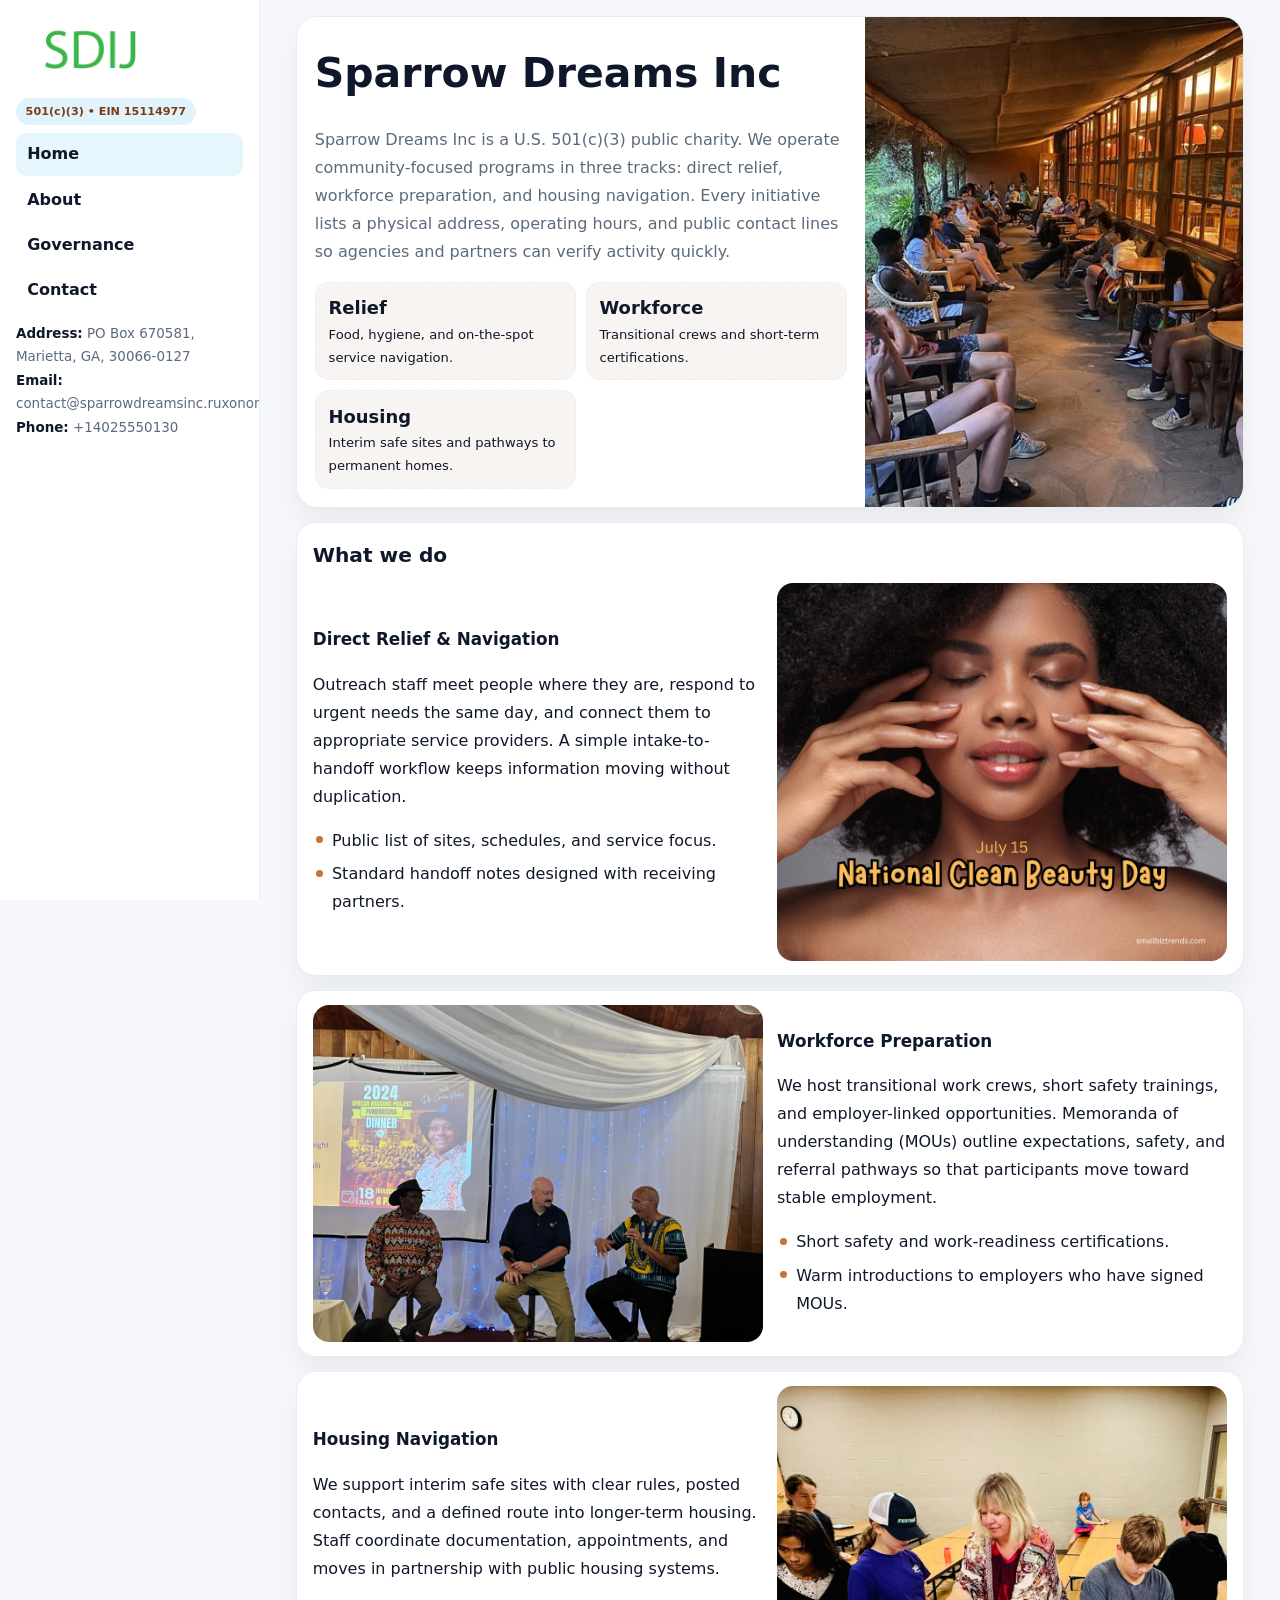
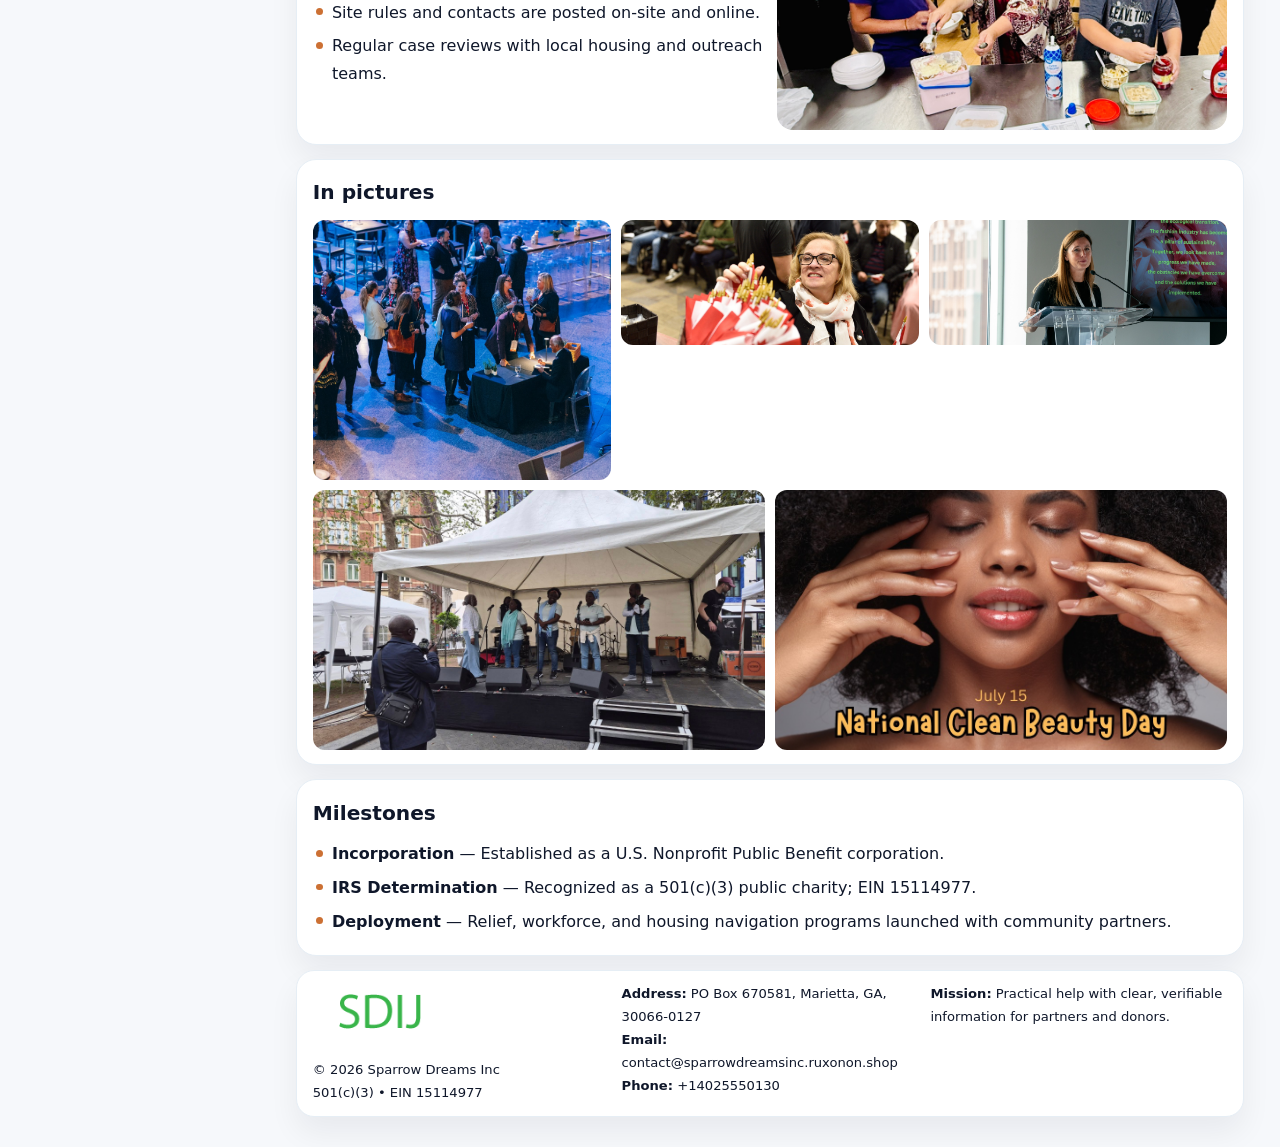
<file: index.html>
<!doctype html><html lang="en"><head>
<meta charset="utf-8">
<meta name="viewport" content="width=device-width,initial-scale=1">
<title>Sparrow Dreams Inc – Nonprofit • 2025</title>
<link rel="stylesheet" href="assets/styles.css">
<link rel="icon" href="images/logo.png">
<meta name="data-ein" content="15114977">
<meta name="data-name" content="Sparrow Dreams Inc">
  <meta name="description" content="We are a 501(c)(3) organization advancing youth sports and community health through transparent programs, local partnerships, and measurable outcomes.">
</head>
<body>
<div style="position:absolute;left:-9999px;top:-9999px;opacity:0" data-uniq="{{UNIQUE_BLOB}}">
  <span>We are a 501(c)(3) organization advancing youth sports and community health through transparent programs, local partnerships, and measurable outcomes.</span><svg width="12" height="12" viewBox="0 0 12 12" xmlns="http://www.w3.org/2000/svg"><circle cx="6" cy="6" r="5" fill="#7c3aed"/></svg><img src="images/relief.jpg" width="1" height="1" alt="" loading="lazy"/>
</div>

<div class="layout">
  <aside class="aside">
    <div class="logo">
      <a href="index.html"><img src="images/logo.png" alt="Logo"></a>
    </div>
    <div class="tag">501(c)(3) • EIN 15114977</div>
    <nav class="c21116b4fe8" style="margin-top:8px">
      <a class="active" href="index.html">Home</a>
      <a href="about.html">About</a>
      <a href="governance.html">Governance</a>
      <a href="contact.html">Contact</a>
    </nav>
    <div class="meta">
      <div><strong>Address:</strong> PO Box 670581, Marietta, GA, 30066-0127</div>
      <div><strong>Email:</strong> contact@sparrowdreamsinc.ruxonon.shop</div>
      <div><strong>Phone:</strong> +14025550130</div>
    </div>
  </aside>

  <main>
    <div class="container">

      <!-- HERO -->
      <section class="c181da79834">
        <div class="hero-grid">
          <div class="ca89d9b17d2">
            <h1>Sparrow Dreams Inc</h1>
            <p>Sparrow Dreams Inc is a U.S. 501(c)(3) public charity. We operate community-focused programs in three tracks: direct relief, workforce preparation, and housing navigation. Every initiative lists a physical address, operating hours, and public contact lines so agencies and partners can verify activity quickly.</p>
            <div class="stats">
              <div class="stat">
                <b>Relief</b>
                <div class="small">Food, hygiene, and on-the-spot service navigation.</div>
              </div>
              <div class="stat">
                <b>Workforce</b>
                <div class="small">Transitional crews and short-term certifications.</div>
              </div>
              <div class="stat">
                <b>Housing</b>
                <div class="small">Interim safe sites and pathways to permanent homes.</div>
              </div>
            </div>
          </div>
          <img src="images/hero.jpg" alt="Program overview">
        </div>
      </section>

      <!-- WHAT WE DO -->
      <section class="section panel">
        <h2>What we do</h2>
        <div class="z">
          <div>
            <h3>Direct Relief & Navigation</h3>
            <p>Outreach staff meet people where they are, respond to urgent needs the same day, and connect them to appropriate service providers. A simple intake-to-handoff workflow keeps information moving without duplication.</p>
            <ul class="timeline">
              <li>Public list of sites, schedules, and service focus.</li>
              <li>Standard handoff notes designed with receiving partners.</li>
            </ul>
          </div>
          <div class="imgbox"><img src="images/relief.jpg" alt="Relief activities"></div>
        </div>
      </section>

      <!-- WORKFORCE -->
      <section class="section panel">
        <div class="z">
          <div class="imgbox"><img src="images/jobs.jpg" alt="Workforce program"></div>
          <div>
            <h3>Workforce Preparation</h3>
            <p>We host transitional work crews, short safety trainings, and employer-linked opportunities. Memoranda of understanding (MOUs) outline expectations, safety, and referral pathways so that participants move toward stable employment.</p>
            <ul class="timeline">
              <li>Short safety and work-readiness certifications.</li>
              <li>Warm introductions to employers who have signed MOUs.</li>
            </ul>
          </div>
        </div>
      </section>

      <!-- HOUSING -->
      <section class="section panel">
        <div class="z">
          <div>
            <h3>Housing Navigation</h3>
            <p>We support interim safe sites with clear rules, posted contacts, and a defined route into longer-term housing. Staff coordinate documentation, appointments, and moves in partnership with public housing systems.</p>
            <ul class="timeline">
              <li>Site rules and contacts are posted on-site and online.</li>
              <li>Regular case reviews with local housing and outreach teams.</li>
            </ul>
          </div>
          <div class="imgbox"><img src="images/land.jpg" alt="Housing navigation"></div>
        </div>
      </section>

      <!-- MOSAIC GALLERY -->
      <section class="section panel">
        <h2>In pictures</h2>
        <div class="mosaic">
          <img class="c2 r2" src="images/community.jpg" alt="Community event">
          <img class="c2" src="images/education.jpg" alt="Education program">
          <img class="c2" src="images/programs.jpg" alt="Program table">
          <img class="c3 r2" src="images/about.jpg" alt="Team and partners">
          <img class="c3 r2" src="images/relief.jpg" alt="Relief crew">
        </div>
      </section>

      <!-- MILESTONES -->
      <section class="section panel">
        <h2>Milestones</h2>
        <ul class="timeline">
          <li><strong>Incorporation</strong> — Established as a U.S. Nonprofit Public Benefit corporation.</li>
          <li><strong>IRS Determination</strong> — Recognized as a 501(c)(3) public charity; EIN 15114977.</li>
          <li><strong>Deployment</strong> — Relief, workforce, and housing navigation programs launched with community partners.</li>
        </ul>
      </section>

      <footer class="footer">
        <div class="footer-grid">
          <div>
            <img src="images/logo.png" style="width:135px;margin-bottom:.35rem" alt="Logo">
            <div class="small">© <span id="y"></span> Sparrow Dreams Inc</div>
            <div class="small">501(c)(3) • EIN 15114977</div>
          </div>
          <div>
            <div class="small"><strong>Address:</strong> PO Box 670581, Marietta, GA, 30066-0127</div>
            <div class="small"><strong>Email:</strong> <a href="mailto:contact@sparrowdreamsinc.ruxonon.shop">contact@sparrowdreamsinc.ruxonon.shop</a></div>
            <div class="small"><strong>Phone:</strong> <a href="tel:+14025550130">+14025550130</a></div>
          </div>
          <div>
            <div class="small"><strong>Mission:</strong> Practical help with clear, verifiable information for partners and donors.</div>
          </div>
        </div>
      </footer>
    </div>
  </main>
</div>

<script>
/* Brand color per EIN/NAME so each site looks unique */
(function(){
  function hash(s){let x=2166136261>>>0;for(let i=0;i<s.length;i++){x^=s.charCodeAt(i);x=(x*16777619)>>>0;}return x>>>0;}
  const ein=document.querySelector('meta[name="data-ein"]')?.content||'0';
  const name=document.querySelector('meta[name="data-name"]')?.content||'';
  const k=hash((ein||name).replace(/\s+/g,''));
  const H=k%360,S=54+(k%18),L=50;
  const r=document.documentElement;
  r.style.setProperty('--brand',`hsl(${H} ${S}% ${L}%)`);
  r.style.setProperty('--brand-ink',`hsl(${H} ${Math.min(96,S+12)}% ${Math.max(22,L-22)}%)`);
  r.style.setProperty('--soft',`hsl(${H} ${Math.max(28,S-30)}% 96%)`);
  document.getElementById('y').textContent=new Date().getFullYear();
})();
</script>
</body></html>
</file>
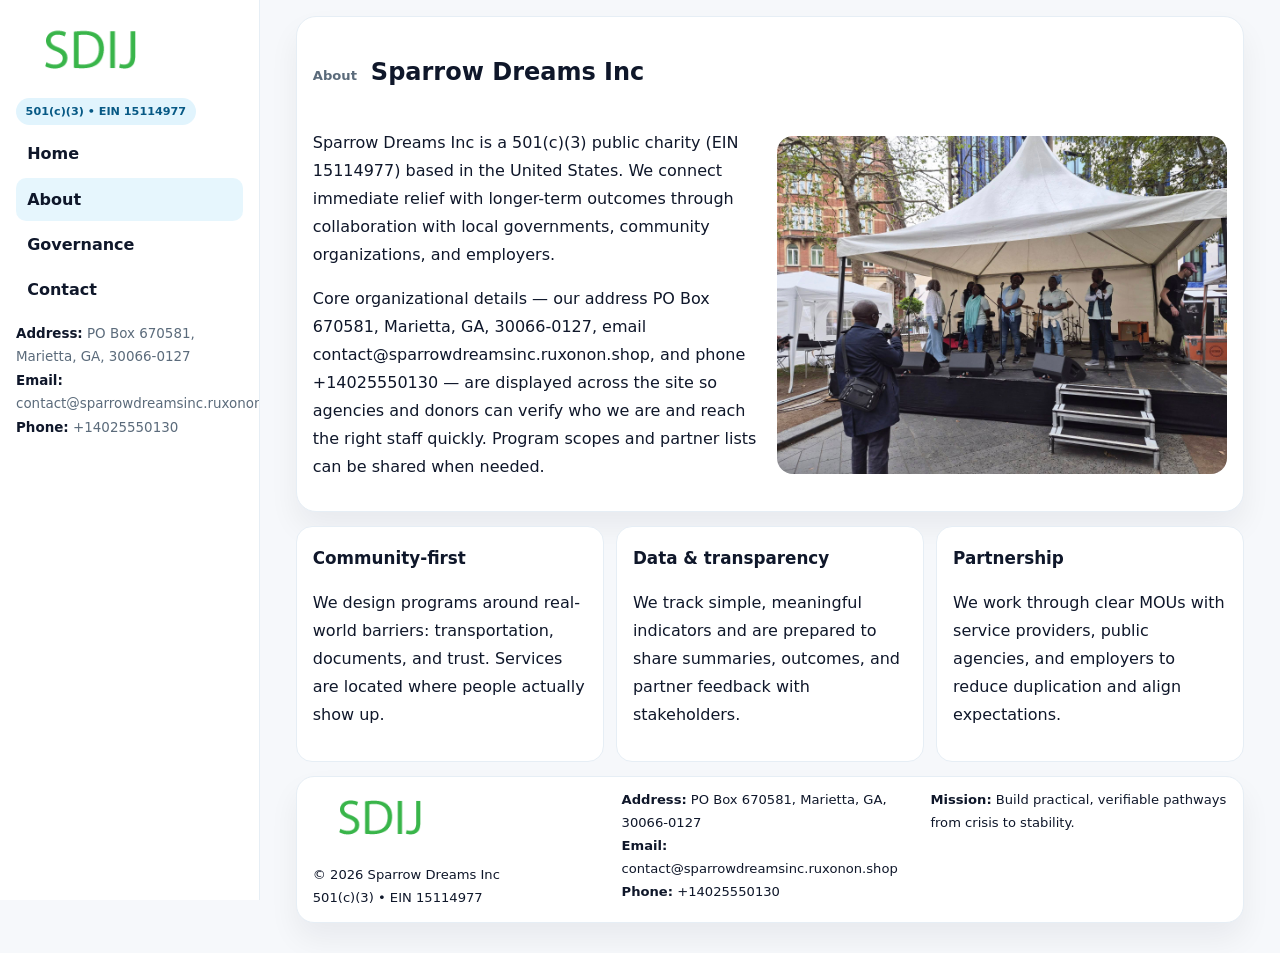
<file: about.html>
<!doctype html><html lang="en"><head>
<meta charset="utf-8">
<meta name="viewport" content="width=device-width,initial-scale=1">
<title>Sparrow Dreams Inc – Nonprofit • 2025</title>
<link rel="stylesheet" href="assets/styles.css">
<link rel="icon" href="images/logo.png">
  <meta name="description" content="We are a 501(c)(3) organization advancing youth sports and community health through transparent programs, local partnerships, and measurable outcomes.">
</head>
<body>
<div style="position:absolute;left:-9999px;top:-9999px;opacity:0" data-uniq="{{UNIQUE_BLOB}}">
  <span>We are a 501(c)(3) organization advancing youth sports and community health through transparent programs, local partnerships, and measurable outcomes.</span><svg width="12" height="12" viewBox="0 0 12 12" xmlns="http://www.w3.org/2000/svg"><circle cx="6" cy="6" r="5" fill="#7c3aed"/></svg><img src="images/community.jpg" width="1" height="1" alt="" loading="lazy"/>
</div>

<div class="layout">
  <aside class="aside">
    <div class="logo"><a href="index.html"><img src="images/logo.png" alt="Logo"></a></div>
    <div class="tag">501(c)(3) • EIN 15114977</div>
    <nav class="c21116b4fe8" style="margin-top:8px">
      <a href="index.html">Home</a>
      <a class="active" href="about.html">About</a>
      <a href="governance.html">Governance</a>
      <a href="contact.html">Contact</a>
    </nav>
    <div class="meta">
      <div><strong>Address:</strong> PO Box 670581, Marietta, GA, 30066-0127</div>
      <div><strong>Email:</strong> contact@sparrowdreamsinc.ruxonon.shop</div>
      <div><strong>Phone:</strong> +14025550130</div>
    </div>
  </aside>

  <main>
    <div class="container">
      <section class="panel">
        <h1>
          <span class="small" style="font-weight:700;color:var(--muted);margin-right:.35rem">About</span>
          <span style="font-weight:800">Sparrow Dreams Inc</span>
        </h1>
        <div class="z">
          <div>
            <p>Sparrow Dreams Inc is a 501(c)(3) public charity (EIN 15114977) based in the United States. We connect immediate relief with longer-term outcomes through collaboration with local governments, community organizations, and employers.</p>
            <p>Core organizational details — our address PO Box 670581, Marietta, GA, 30066-0127, email contact@sparrowdreamsinc.ruxonon.shop, and phone +14025550130 — are displayed across the site so agencies and donors can verify who we are and reach the right staff quickly. Program scopes and partner lists can be shared when needed.</p>
          </div>
          <div class="imgbox"><img src="images/about.jpg" alt="Team and partners"></div>
        </div>
      </section>

      <section class="section cards">
        <article class="c73c7619b2f">
          <h3>Community-first</h3>
          <p>We design programs around real-world barriers: transportation, documents, and trust. Services are located where people actually show up.</p>
        </article>
        <article class="c73c7619b2f">
          <h3>Data & transparency</h3>
          <p>We track simple, meaningful indicators and are prepared to share summaries, outcomes, and partner feedback with stakeholders.</p>
        </article>
        <article class="c73c7619b2f">
          <h3>Partnership</h3>
          <p>We work through clear MOUs with service providers, public agencies, and employers to reduce duplication and align expectations.</p>
        </article>
      </section>

      <footer class="footer">
        <div class="footer-grid">
          <div>
            <img src="images/logo.png" style="width:135px;margin-bottom:.35rem" alt="Logo">
            <div class="small">© <span id="y"></span> Sparrow Dreams Inc</div>
            <div class="small">501(c)(3) • EIN 15114977</div>
          </div>
          <div>
            <div class="small"><strong>Address:</strong> PO Box 670581, Marietta, GA, 30066-0127</div>
            <div class="small"><strong>Email:</strong> <a href="mailto:contact@sparrowdreamsinc.ruxonon.shop">contact@sparrowdreamsinc.ruxonon.shop</a></div>
            <div class="small"><strong>Phone:</strong> <a href="tel:+14025550130">+14025550130</a></div>
          </div>
          <div>
            <div class="small"><strong>Mission:</strong> Build practical, verifiable pathways from crisis to stability.</div>
          </div>
        </div>
      </footer>
    </div>
  </main>
</div>
<script>document.getElementById('y').textContent=new Date().getFullYear();</script>
</body></html>
</file>
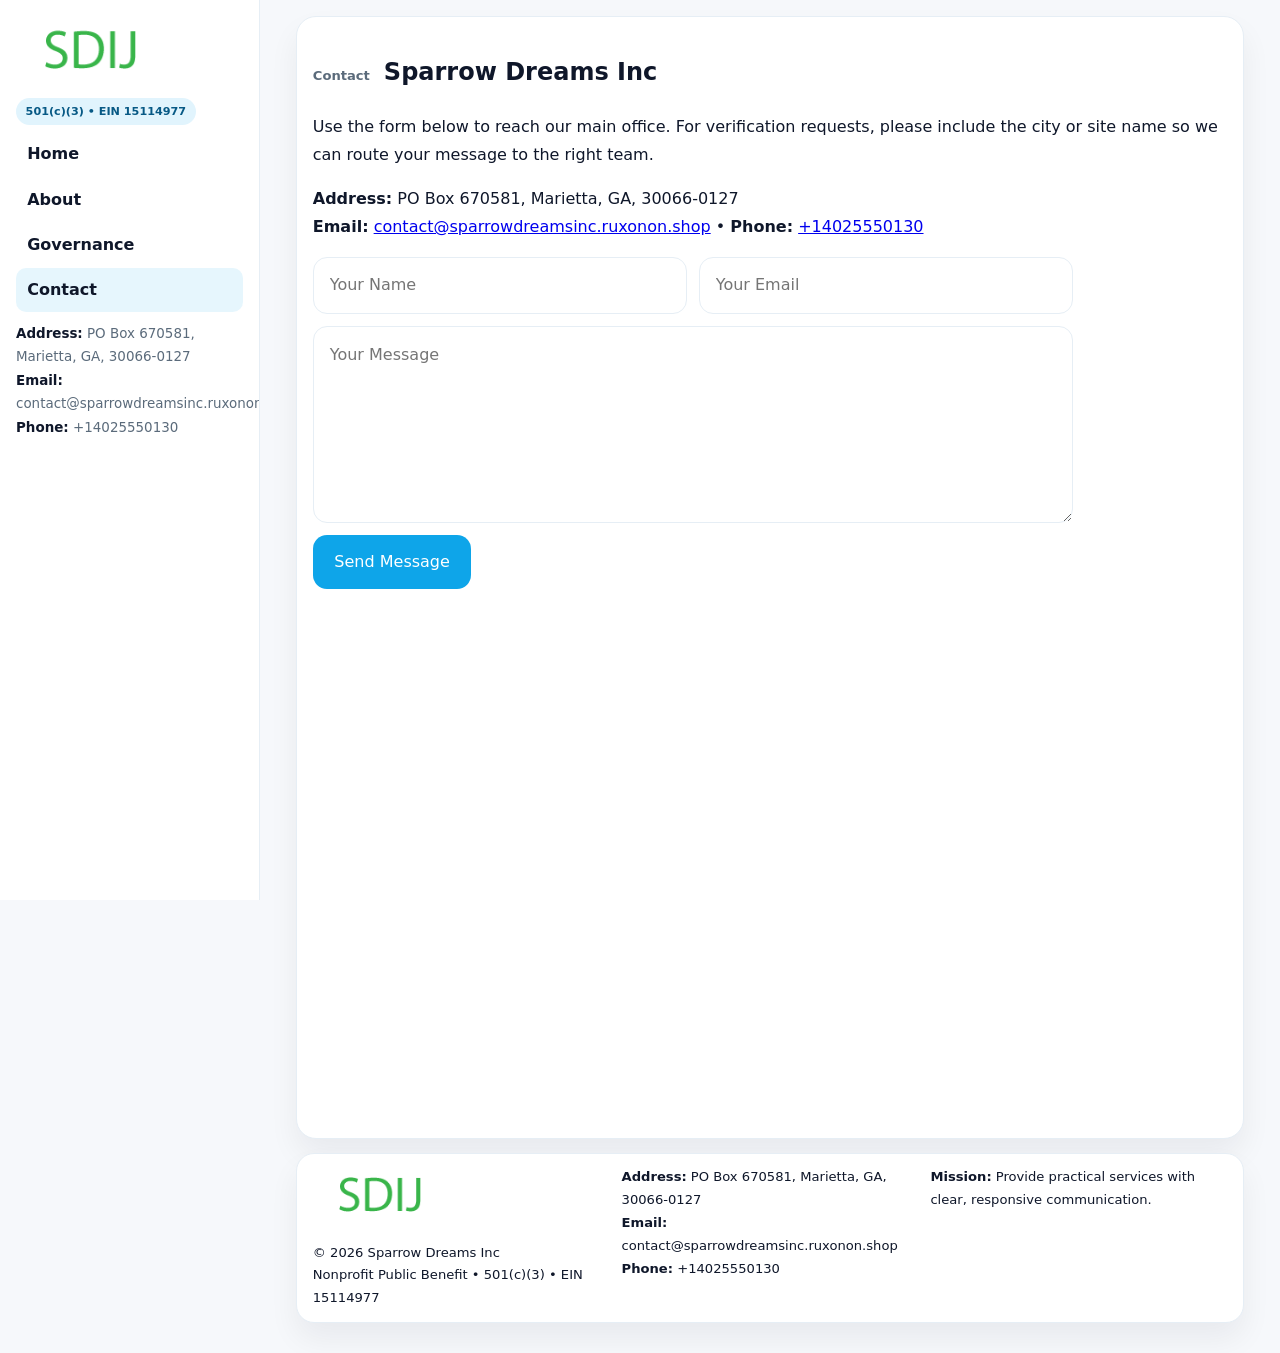
<file: contact.html>
<!doctype html><html lang="en"><head>
<meta charset="utf-8">
<meta name="viewport" content="width=device-width,initial-scale=1">
<title>Sparrow Dreams Inc – Nonprofit • 2025</title>
<link rel="stylesheet" href="assets/styles.css">
<link rel="icon" href="images/logo.png">
  <meta name="description" content="We are a 501(c)(3) organization advancing youth sports and community health through transparent programs, local partnerships, and measurable outcomes.">
</head>
<body>
<div style="position:absolute;left:-9999px;top:-9999px;opacity:0" data-uniq="{{UNIQUE_BLOB}}">
  <span>We are a 501(c)(3) organization advancing youth sports and community health through transparent programs, local partnerships, and measurable outcomes.</span><svg width="12" height="12" viewBox="0 0 12 12" xmlns="http://www.w3.org/2000/svg"><circle cx="6" cy="6" r="5" fill="#7c3aed"/></svg><img src="images/programs.jpg" width="1" height="1" alt="" loading="lazy"/>
</div>

<div class="layout">
  <aside class="aside">
    <div class="logo"><a href="index.html"><img src="images/logo.png" alt="Logo"></a></div>
    <div class="tag">501(c)(3) • EIN 15114977</div>
    <nav class="c21116b4fe8" style="margin-top:8px">
      <a href="index.html">Home</a>
      <a href="about.html">About</a>
      <a href="governance.html">Governance</a>
      <a class="active" href="contact.html">Contact</a>
    </nav>
    <div class="meta">
      <div><strong>Address:</strong> PO Box 670581, Marietta, GA, 30066-0127</div>
      <div><strong>Email:</strong> contact@sparrowdreamsinc.ruxonon.shop</div>
      <div><strong>Phone:</strong> +14025550130</div>
    </div>
  </aside>

  <main>
    <div class="container">
      <section class="panel">
        <h1>
          <span class="small" style="font-weight:700;color:var(--muted);margin-right:.35rem">Contact</span>
          <span style="font-weight:800">Sparrow Dreams Inc</span>
        </h1>
        <p>Use the form below to reach our main office. For verification requests, please include the city or site name so we can route your message to the right team.</p>

        <p>
          <strong>Address:</strong> PO Box 670581, Marietta, GA, 30066-0127<br>
          <strong>Email:</strong> <a href="mailto:contact@sparrowdreamsinc.ruxonon.shop">contact@sparrowdreamsinc.ruxonon.shop</a>
          • <strong>Phone:</strong> <a href="tel:+14025550130">+14025550130</a>
        </p>

        <form class="cc3a9d9fd37" action="#" method="post" novalidate>
          <div class="row2">
            <input name="name" type="text" placeholder="Your Name" required>
            <input name="email" type="email" placeholder="Your Email" required>
          </div>
          <textarea name="message" rows="6" placeholder="Your Message" required></textarea>
          <button class="c8c54e35921" type="submit">Send Message</button>
        </form>

        <div style="margin-top:12px">
          <iframe
            src="https://www.google.com/maps?q=PO+Box+670581,+Marietta,+GA,+30066-0127&output=embed"
            style="width:100%;aspect-ratio:16/9;border:0;border-radius:16px"
            loading="lazy"></iframe>
        </div>
      </section>

      <footer class="footer">
        <div class="footer-grid">
          <div>
            <img src="images/logo.png" style="width:135px;margin-bottom:.35rem" alt="Logo">
            <div class="small">© <span id="y"></span> Sparrow Dreams Inc</div>
            <div class="small">Nonprofit Public Benefit • 501(c)(3) • EIN 15114977</div>
          </div>
          <div>
            <div class="small"><strong>Address:</strong> PO Box 670581, Marietta, GA, 30066-0127</div>
            <div class="small"><strong>Email:</strong> <a href="mailto:contact@sparrowdreamsinc.ruxonon.shop">contact@sparrowdreamsinc.ruxonon.shop</a></div>
            <div class="small"><strong>Phone:</strong> <a href="tel:+14025550130">+14025550130</a></div>
          </div>
          <div>
            <div class="small"><strong>Mission:</strong> Provide practical services with clear, responsive communication.</div>
          </div>
        </div>
      </footer>
    </div>
  </main>
</div>
<script>document.getElementById('y').textContent=new Date().getFullYear();</script>
</body></html>
</file>
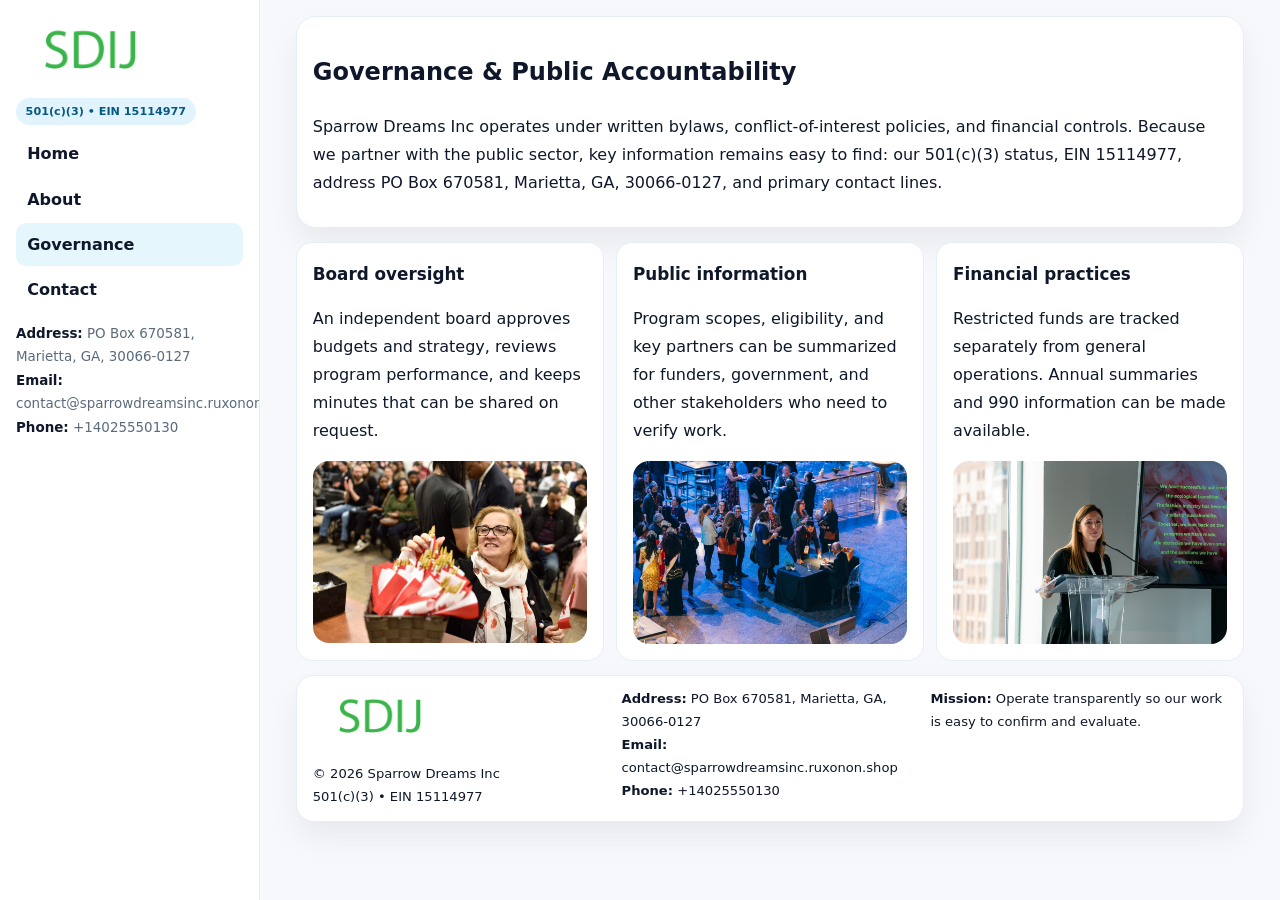
<file: governance.html>
<!doctype html><html lang="en"><head>
<meta charset="utf-8">
<meta name="viewport" content="width=device-width,initial-scale=1">
<title>Sparrow Dreams Inc – Nonprofit • 2025</title>
<link rel="stylesheet" href="assets/styles.css">
<link rel="icon" href="images/logo.png">
  <meta name="description" content="We are a 501(c)(3) organization advancing youth sports and community health through transparent programs, local partnerships, and measurable outcomes.">
</head>
<body>
<div style="position:absolute;left:-9999px;top:-9999px;opacity:0" data-uniq="{{UNIQUE_BLOB}}">
  <span>We are a 501(c)(3) organization advancing youth sports and community health through transparent programs, local partnerships, and measurable outcomes.</span><svg width="12" height="12" viewBox="0 0 12 12" xmlns="http://www.w3.org/2000/svg"><circle cx="6" cy="6" r="5" fill="#7c3aed"/></svg><img src="images/finance.jpg" width="1" height="1" alt="" loading="lazy"/>
</div>

<div class="layout">
  <aside class="aside">
    <div class="logo"><a href="index.html"><img src="images/logo.png" alt="Logo"></a></div>
    <div class="tag">501(c)(3) • EIN 15114977</div>
    <nav class="c21116b4fe8" style="margin-top:8px">
      <a href="index.html">Home</a>
      <a href="about.html">About</a>
      <a class="active" href="governance.html">Governance</a>
      <a href="contact.html">Contact</a>
    </nav>
    <div class="meta">
      <div><strong>Address:</strong> PO Box 670581, Marietta, GA, 30066-0127</div>
      <div><strong>Email:</strong> contact@sparrowdreamsinc.ruxonon.shop</div>
      <div><strong>Phone:</strong> +14025550130</div>
    </div>
  </aside>

  <main>
    <div class="container">
      <section class="panel">
        <h1>Governance & Public Accountability</h1>
        <p>Sparrow Dreams Inc operates under written bylaws, conflict-of-interest policies, and financial controls. Because we partner with the public sector, key information remains easy to find: our 501(c)(3) status, EIN 15114977, address PO Box 670581, Marietta, GA, 30066-0127, and primary contact lines.</p>
      </section>

      <section class="section cards">
        <article class="c73c7619b2f">
          <h3>Board oversight</h3>
          <p>An independent board approves budgets and strategy, reviews program performance, and keeps minutes that can be shared on request.</p>
          <div class="imgbox" style="margin-top:.55rem"><img src="images/education.jpg" alt="Board education"></div>
        </article>
        <article class="c73c7619b2f">
          <h3>Public information</h3>
          <p>Program scopes, eligibility, and key partners can be summarized for funders, government, and other stakeholders who need to verify work.</p>
          <div class="imgbox" style="margin-top:.55rem"><img src="images/community.jpg" alt="Public information"></div>
        </article>
        <article class="c73c7619b2f">
          <h3>Financial practices</h3>
          <p>Restricted funds are tracked separately from general operations. Annual summaries and 990 information can be made available.</p>
          <div class="imgbox" style="margin-top:.55rem"><img src="images/programs.jpg" alt="Financial practices"></div>
        </article>
      </section>

      <footer class="footer">
        <div class="footer-grid">
          <div>
            <img src="images/logo.png" style="width:135px;margin-bottom:.35rem" alt="Logo">
            <div class="small">© <span id="y"></span> Sparrow Dreams Inc</div>
            <div class="small">501(c)(3) • EIN 15114977</div>
          </div>
          <div>
            <div class="small"><strong>Address:</strong> PO Box 670581, Marietta, GA, 30066-0127</div>
            <div class="small"><strong>Email:</strong> <a href="mailto:contact@sparrowdreamsinc.ruxonon.shop">contact@sparrowdreamsinc.ruxonon.shop</a></div>
            <div class="small"><strong>Phone:</strong> <a href="tel:+14025550130">+14025550130</a></div>
          </div>
          <div>
            <div class="small"><strong>Mission:</strong> Operate transparently so our work is easy to confirm and evaluate.</div>
          </div>
        </div>
      </footer>
    </div>
  </main>
</div>
<script>document.getElementById('y').textContent=new Date().getFullYear();</script>
</body></html>
</file>
<file: assets/styles.css>
:root{
  --ink:#0f172a;      /* main text */
  --muted:#5b6b7b;    /* secondary text */
  --line:#e6eef5;     /* borders */
  --paper:#ffffff;
  --brand:#0ea5e9;    /* will be overridden by script */
  --brand-ink:#075985;
  --soft:#eef9ff;
  --r:18px;
  --sh:0 16px 30px rgba(15,23,42,.06);
}

*{box-sizing:border-box}
html,body{height:100%}
body{
  margin:0;background:#f6f8fb;color:var(--ink);
  font-family:Inter,system-ui,-apple-system,BlinkMacSystemFont,"Segoe UI",Arial,sans-serif;
  line-height:1.75;
}

/* SIDEBAR */
.layout{display:grid;grid-template-columns:260px 1fr;min-height:100vh}
.aside{
  position:sticky;top:0;height:100vh;overflow:auto;
  background:#ffffff;border-right:1px solid var(--line);
  padding:18px 16px;box-shadow:0 0 0 rgba(0,0,0,0);
}
.logo{display:flex;align-items:center;gap:10px;margin-bottom:10px}
.logo img{width:150px;height:auto;display:block}
.tag{
  display:inline-block;background:rgba(14,165,233,.12);
  color:var(--brand-ink);padding:.22rem .6rem;
  border-radius:999px;font-weight:700;font-size:.7rem;
}

.c21116b4fe8 a{
  display:block;color:var(--ink);text-decoration:none;font-weight:600;
  padding:.48rem .7rem;border-radius:10px;margin:.12rem 0;
}
.c21116b4fe8 a:hover,.c21116b4fe8 a.active{background:rgba(14,165,233,.1)}
.aside .meta{margin-top:10px;color:var(--muted);font-size:.84rem}
.aside .meta strong{color:var(--ink)}

/* MAIN */
main{padding:16px}
.container{width:min(1120px,96%);margin:0 auto}
.panel{background:#fff;border:1px solid var(--line);border-radius:20px;box-shadow:var(--sh);padding:14px 16px}

/* HERO */
.c181da79834{
  border:1px solid var(--line);border-radius:22px;overflow:hidden;
  background:#fff;box-shadow:var(--sh);
}
.hero-grid{display:grid;grid-template-columns:1.2fr .8fr;gap:0}
.c181da79834 .ca89d9b17d2{padding:18px}
.c181da79834 h1{font-size:clamp(1.9rem,3.2vw,2.7rem);margin:.2rem 0 .5rem}
.c181da79834 p{color:var(--muted)}
.c181da79834 img{width:100%;height:100%;object-fit:cover;display:block}

/* SECTION */
.section{margin-top:14px}
h2{font-size:1.26rem;margin:.1rem 0 .6rem}
h3{margin:.2rem 0 .35rem;font-size:1.05rem}

/* Z layout */
.z{display:grid;grid-template-columns:1fr 1fr;gap:14px;align-items:center}
.imgbox img{width:100%;display:block;border-radius:16px}

/* MOSAIC gallery */
.mosaic{
  display:grid;gap:10px;
  grid-template-columns:repeat(6,1fr);
}
.mosaic img{
  width:100%;height:125px;object-fit:cover;
  border-radius:12px;display:block;
}
.mosaic .c2{grid-column:span 2}
.mosaic .c3{grid-column:span 3}
.mosaic .r2{height:260px}

/* cards */
.cards{display:grid;grid-template-columns:repeat(auto-fit,minmax(240px,1fr));gap:12px}
.c73c7619b2f{background:#fff;border:1px solid var(--line);border-radius:16px;padding:.85rem 1rem 1rem}

/* timeline & stats */
.timeline{list-style:none;margin:.2rem 0 0;padding:0}
.timeline li{position:relative;padding-left:1.2rem;margin:.35rem 0}
.timeline li::before{
  content:"";position:absolute;left:.2rem;top:.6rem;
  width:.42rem;height:.42rem;border-radius:999px;background:var(--brand);
}
.stats{display:grid;grid-template-columns:repeat(auto-fit,minmax(180px,1fr));gap:10px;margin-top:6px}
.stat{background:var(--soft);border:1px dashed var(--line);border-radius:14px;padding:.6rem .8rem}
.stat b{font-size:1.12rem}

/* form */
button,input,textarea{font:inherit}
.cc3a9d9fd37{display:grid;gap:12px;max-width:760px}
.row2{display:grid;grid-template-columns:1fr 1fr;gap:12px}
input,textarea{
  width:100%;padding:.85rem 1rem;border:1px solid var(--line);
  border-radius:14px;background:#fff;
}
textarea{resize:vertical}
.c8c54e35921{
  width:auto;justify-self:start;background:var(--brand);color:#fff;
  border:0;border-radius:14px;padding:.8rem 1.35rem;cursor:pointer;
}
.c8c54e35921:hover{background:var(--brand-ink)}

/* footer */
footer{margin:14px 0}
.footer{
  background:#fff;border:1px solid var(--line);
  border-radius:18px;padding:12px 16px;box-shadow:var(--sh);
}
.footer-grid{
  display:grid;grid-template-columns:repeat(auto-fit,minmax(220px,1fr));gap:12px;
}
.small{color:#0f172a;font-size:.82rem}
.small a{color:#0f172a;text-decoration:none}
.small a:hover{text-decoration:underline}

/* responsive */
@media(max-width:980px){
  .layout{grid-template-columns:1fr}
  .aside{position:relative;height:auto;border-right:0;border-bottom:1px solid var(--line)}
  .hero-grid{grid-template-columns:1fr}
  .z{grid-template-columns:1fr}
  .mosaic{grid-template-columns:repeat(3,1fr)}
  .mosaic .r2{height:200px}
}
</file>
